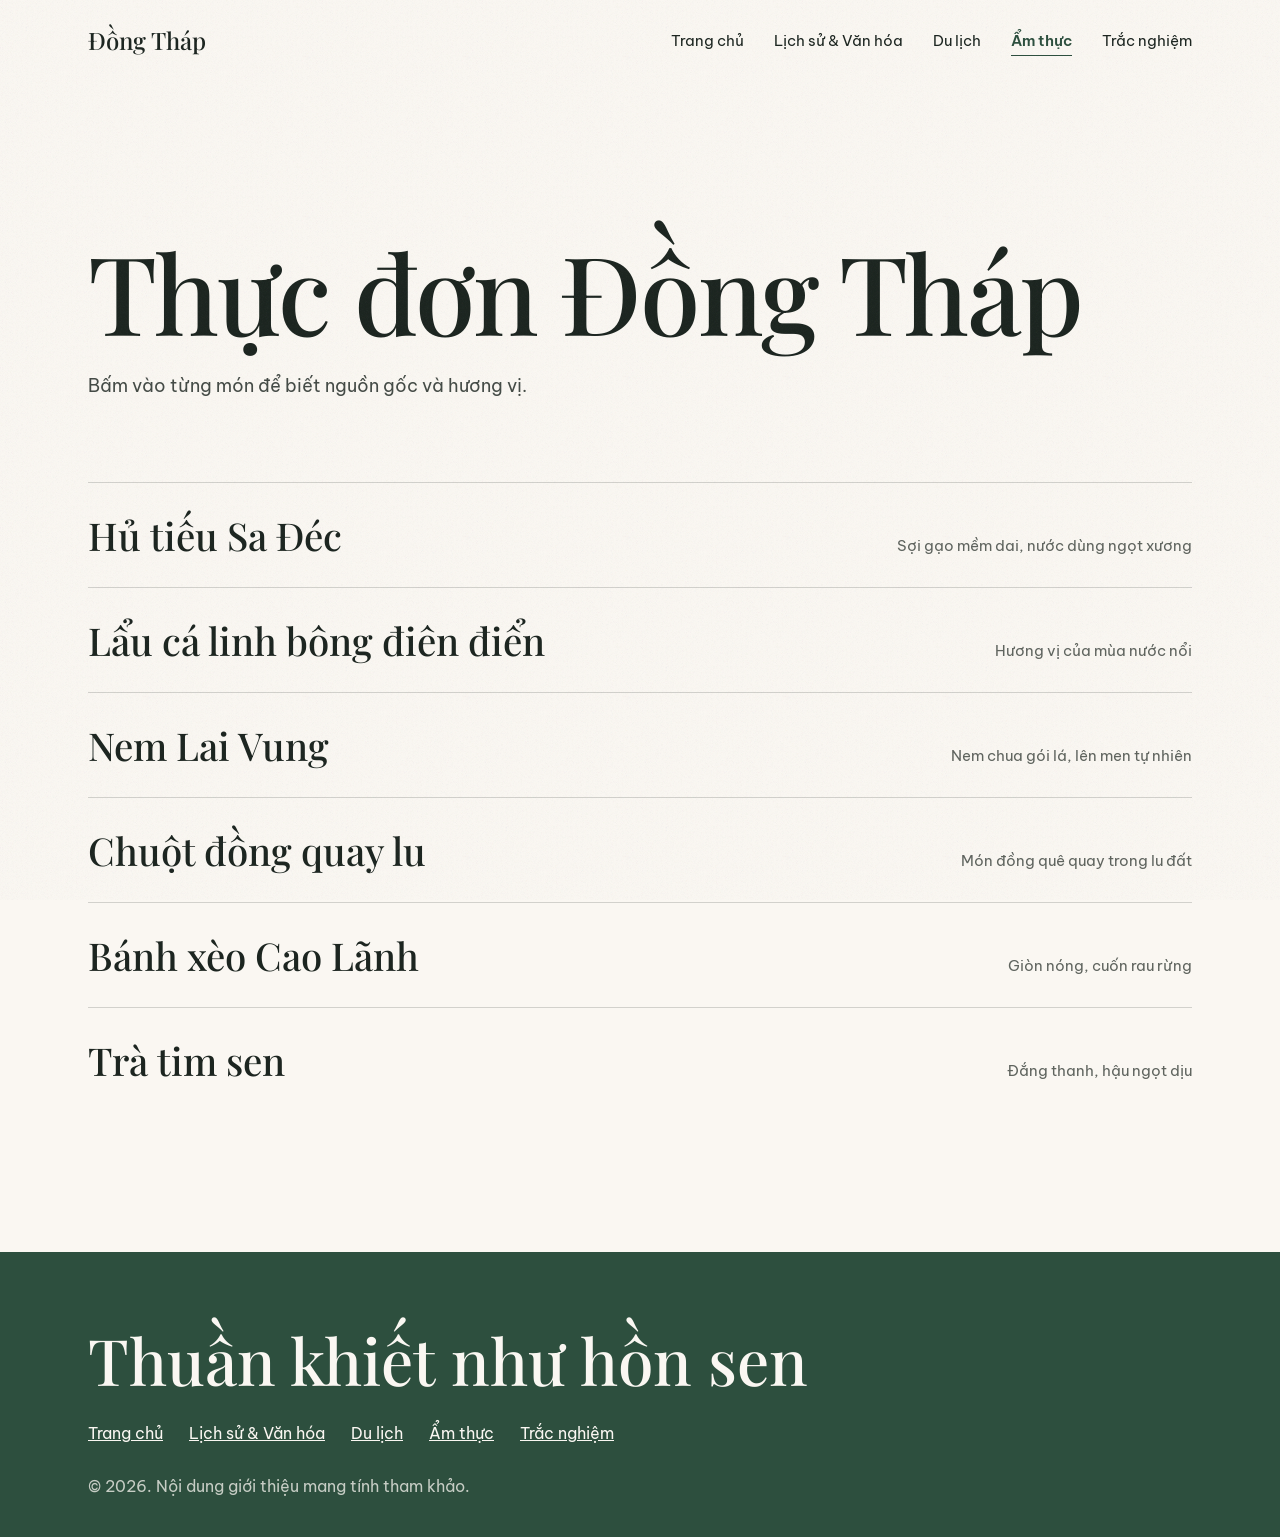
<file: 1/am-thuc.html>
<!DOCTYPE html>
<html lang="vi">
<head>
<meta charset="UTF-8">
<meta name="viewport" content="width=device-width,initial-scale=1">
<title>Ẩm thực đặc sản | Đồng Tháp</title>
<meta name="description" content="Hủ tiếu Sa Đéc, lẩu cá linh bông điên điển, nem Lai Vung, trà tim sen.">
<link rel="preconnect" href="https://fonts.googleapis.com">
<link rel="preconnect" href="https://fonts.gstatic.com" crossorigin>
<link href="https://fonts.googleapis.com/css2?family=Be+Vietnam+Pro:wght@400;500;600&family=Playfair+Display:ital,wght@0,500;0,700;1,500&display=swap" rel="stylesheet">
<link rel="stylesheet" href="style.css">
</head>
<body>
<div id="site-header"></div>
<section class="ph"><div class="w"><h1 class="r">Thực đơn Đồng Tháp</h1><p class="r">Bấm vào từng món để biết nguồn gốc và hương vị.</p></div></section>
<!-- Thêm món: copy một nút .mon rồi sửa data-ten / data-goc / data-vi -->
<section class="sec" style="padding-top:40px"><div class="w">
  <button class="mon r" data-ten="Hủ tiếu Sa Đéc" data-goc="Sa Đéc, bên dòng sông Tiền." data-vi="Sợi gạo mềm dai, nước dùng ngọt thanh từ xương heo; ăn nước hoặc ăn khô với tôm, thịt, rau sống."><b>Hủ tiếu Sa Đéc</b><span>Sợi gạo mềm dai, nước dùng ngọt xương</span></button>
  <button class="mon r" data-ten="Lẩu cá linh bông điên điển" data-goc="Mùa nước nổi khắp vùng Đồng Tháp Mười, khi cá linh theo con nước về." data-vi="Nước lẩu chua dịu, cá linh ngọt thịt, bông điên điển bùi nhẹ; ăn cùng rau đồng và bún."><b>Lẩu cá linh bông điên điển</b><span>Hương vị của mùa nước nổi</span></button>
  <button class="mon r" data-ten="Nem Lai Vung" data-goc="Lai Vung, vùng đất còn nổi tiếng với quýt hồng." data-vi="Chua ngọt, giòn dai, thơm lá chùm ruột, cay nhẹ của tỏi ớt; ăn kèm rau sống."><b>Nem Lai Vung</b><span>Nem chua gói lá, lên men tự nhiên</span></button>
  <button class="mon r" data-ten="Chuột đồng quay lu" data-goc="Cao Lãnh và những vùng đồng ruộng, nhất là quanh mùa gặt." data-vi="Da vàng giòn, thịt thơm ngọt mùi gia vị ướp; quay trong lu đất nung."><b>Chuột đồng quay lu</b><span>Món đồng quê quay trong lu đất</span></button>
  <button class="mon r" data-ten="Bánh xèo Cao Lãnh" data-goc="Cao Lãnh." data-vi="Vỏ giòn vàng, nhân tôm thịt giá; cuốn bánh tráng với rau rừng, chấm nước mắm chua ngọt."><b>Bánh xèo Cao Lãnh</b><span>Giòn nóng, cuốn rau rừng</span></button>
  <button class="mon r" data-ten="Trà tim sen" data-goc="Những đầm sen Đồng Tháp; tim sen là mầm xanh nằm giữa hạt sen." data-vi="Vị đắng thanh, hậu ngọt dịu; theo dân gian giúp thanh nhiệt, dễ ngủ."><b>Trà tim sen</b><span>Đắng thanh, hậu ngọt dịu</span></button>
</div></section>

<div id="site-footer"></div>
<script src="animations.js"></script>
</body>
</html>
</file>
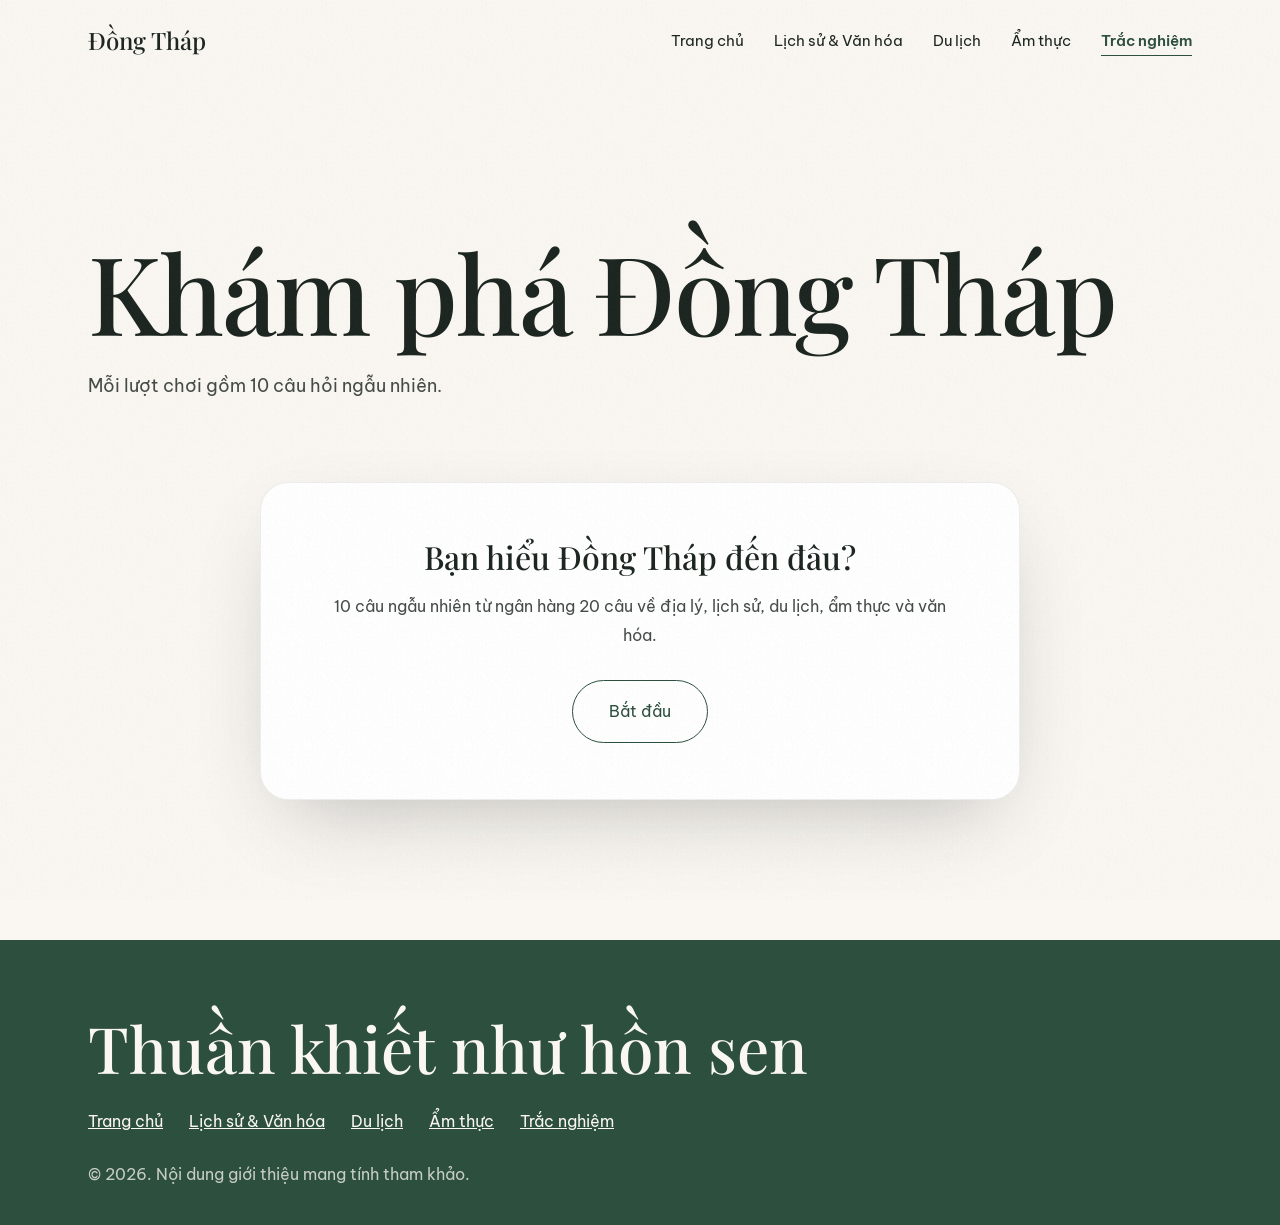
<file: 1/quiz.html>
<!DOCTYPE html>
<html lang="vi">
<head>
<meta charset="UTF-8">
<meta name="viewport" content="width=device-width,initial-scale=1">
<title>Trắc nghiệm khám phá Đồng Tháp</title>
<meta name="description" content="Trắc nghiệm 10 câu ngẫu nhiên về Đồng Tháp.">
<link rel="preconnect" href="https://fonts.googleapis.com">
<link rel="preconnect" href="https://fonts.gstatic.com" crossorigin>
<link href="https://fonts.googleapis.com/css2?family=Be+Vietnam+Pro:wght@400;500;600&family=Playfair+Display:ital,wght@0,500;0,700;1,500&display=swap" rel="stylesheet">
<link rel="stylesheet" href="style.css">
</head>
<body>
<div id="site-header"></div>
<section class="ph"><div class="w"><h1 class="r">Khám phá Đồng Tháp</h1><p class="r">Mỗi lượt chơi gồm 10 câu hỏi ngẫu nhiên.</p></div></section>
<section class="sec" style="padding-top:40px"><div class="w"><div class="the" id="quiz"><noscript>Bạn cần bật JavaScript để chơi.</noscript></div></div></section>

<div id="site-footer"></div>
<script src="animations.js"></script>
<script src="quiz.js"></script>
</body>
</html>
</file>
<file: 1/style.css>
/* ===== style.css: phong cách tạp chí, dùng chung 5 trang ===== */
/* MÀU & CHUYỂN ĐỘNG: đổi tại đây */
:root{--giay:#FAF7F2;--than:#1C2520;--la:#2D4F3E;--sen:#D98A9C;--vang:#C89D54;--e:cubic-bezier(.22,1,.36,1)}
*{box-sizing:border-box;margin:0}
html{scroll-behavior:smooth}
body{font:400 1rem/1.8 "Be Vietnam Pro",sans-serif;background:var(--giay);color:var(--than);overflow-x:hidden;animation:vao .9s var(--e);transition:opacity .35s}
body.roi{opacity:0}
/* Lớp hạt nhiễu như giấy in (chỉnh opacity để đậm/nhạt) */
body::after{content:"";position:fixed;inset:0;pointer-events:none;z-index:50;opacity:.06;background-image:url("data:image/svg+xml,%3Csvg xmlns='http://www.w3.org/2000/svg' width='160' height='160'%3E%3Cfilter id='n'%3E%3CfeTurbulence baseFrequency='.8' numOctaves='2'/%3E%3C/filter%3E%3Crect width='160' height='160' filter='url(%23n)'/%3E%3C/svg%3E")}
a{color:inherit}
:focus-visible{outline:2px solid var(--vang);outline-offset:3px}
h1,h2,h3,.logo{font-family:"Playfair Display",serif;font-weight:500;line-height:1.12}
h1{font-size:clamp(3rem,8.5vw,7rem);letter-spacing:-.02em}
h2{font-size:clamp(2rem,5vw,3.5rem);margin-bottom:18px}
h3{font-size:1.5rem;margin-bottom:8px}
p{max-width:56ch;color:rgba(28,37,32,.82)}
.w{max-width:1200px;margin:0 auto;padding:0 clamp(20px,4vw,48px)}
.sec{padding:clamp(72px,11vw,140px) 0}
[hidden]{display:none!important}

/* NAVBAR: trong suốt → kính mờ khi cuộn (.cuon) → ẩn khi cuộn nhanh (.an) */
.nav{position:fixed;inset:0 0 auto;z-index:20;padding:26px 0;border-bottom:1px solid transparent;transition:transform .6s var(--e),padding .6s var(--e),background .6s,border-color .6s}
.nav.cuon{padding:12px 0;background:rgba(250,247,242,.72);-webkit-backdrop-filter:blur(14px);backdrop-filter:blur(14px);border-color:rgba(28,37,32,.1)}
.nav.an{transform:translateY(-100%)}
.nav .w{display:flex;justify-content:space-between;align-items:center}
.logo{font-size:1.5rem;text-decoration:none}
.menu{display:flex;gap:30px;list-style:none;padding:0}
.menu a{position:relative;text-decoration:none;font-size:.95rem;padding:4px 0}
.menu a::after{content:"";position:absolute;left:0;right:0;bottom:-2px;height:1px;background:currentColor;transform:scaleX(0);transform-origin:left;transition:transform .6s var(--e)}
.menu a:hover::after,.menu a.on::after{transform:scaleX(1)}
.menu a.on{color:var(--la);font-weight:600}
.burger{display:none;background:none;border:0;font-size:1.7rem;cursor:pointer;color:inherit}
@media(max-width:860px){
 .burger{display:block}
 .menu{position:absolute;top:100%;left:0;right:0;flex-direction:column;gap:16px;padding:20px 24px 28px;background:var(--giay);opacity:0;transform:translateY(-12px);pointer-events:none;transition:.5s var(--e)}
 .menu.open{opacity:1;transform:none;pointer-events:auto}
}

/* HIỆU ỨNG TRỒI LÊN KHI CUỘN (JS thêm .hien) */
.js .r{opacity:0;transform:translateY(30px);transition:opacity .9s var(--e),transform .9s var(--e);transition-delay:var(--d,0s)}
.js .r.hien{opacity:1;transform:none}
@keyframes vao{from{opacity:0}}
@keyframes troi{from{transform:translateY(0) rotate(-12deg)}to{transform:translateY(-28px) rotate(8deg)}}
@keyframes chay{to{transform:translateX(-50%)}}
@keyframes len{from{opacity:0;transform:translateY(24px)}}
@keyframes rung{25%{transform:translateX(-8px)}50%{transform:translateX(8px)}75%{transform:translateX(-5px)}}

/* ẢNH: khung vòm, zoom chậm + ánh sáng khi hover. Chưa có ảnh thì hiện nền gradient */
.anh{position:relative;overflow:hidden;aspect-ratio:4/5;border-radius:999px 999px 22px 22px;background:#e8e0d4}
.anh i{position:absolute;inset:0;background:var(--img,none) center/cover,linear-gradient(160deg,var(--sen),var(--la));transition:transform .7s var(--e)}
.anh::after{content:"";position:absolute;inset:0;background:linear-gradient(135deg,rgba(255,255,255,.4),transparent 55%);opacity:0;transition:opacity .7s}
.anh:hover i{transform:scale(1.06)}.anh:hover::after{opacity:1}

/* NÚT: nam châm + fill từ dưới lên */
.nut{position:relative;isolation:isolate;overflow:hidden;display:inline-block;padding:16px 36px;margin-top:12px;border:1px solid var(--la);border-radius:99px;color:var(--la);text-decoration:none;font-weight:500;transition:color .5s var(--e),transform .3s}
.nut::before{content:"";position:absolute;inset:0;z-index:-1;background:var(--la);transform:translateY(101%);transition:transform .6s var(--e)}
.nut:hover{color:var(--giay)}.nut:hover::before{transform:none}

/* TRANG CHỦ */
.hero{position:relative;min-height:100svh;display:flex;align-items:center;padding:120px 0 60px;overflow:hidden}
.hg{position:relative;z-index:1;display:grid;grid-template-columns:1.4fr 1fr;gap:48px;align-items:center}
.hero .anh{max-width:380px;width:100%;justify-self:end}
.hero p{font-size:1.15rem;margin-top:24px}
.song{position:absolute;top:-20%;right:-25%;width:75vmax;height:75vmax;border-radius:50%;background:repeating-radial-gradient(circle,transparent 0 46px,rgba(45,79,62,.1) 47px 48px)}
.canh{position:absolute;width:80px;height:130px;background:linear-gradient(var(--sen),#f0c9d2);border-radius:50% 50% 50% 50%/70% 70% 30% 30%;opacity:.55;animation:troi 9s ease-in-out infinite alternate}
.c1{left:5%;top:20%}.c2{right:42%;bottom:12%;width:56px;height:90px;background:linear-gradient(var(--vang),#e6cf9f);animation-duration:12s}
@media(max-width:860px){.hg{grid-template-columns:1fr}.hero .anh{justify-self:start;max-width:260px}}
.chay{overflow:hidden;white-space:nowrap;padding:22px 0;border-block:1px solid rgba(28,37,32,.15);font:italic 500 clamp(1.6rem,4vw,2.8rem) "Playfair Display",serif;color:var(--la)}
.chay div{display:inline-block;animation:chay 38s linear infinite}
.chay span{padding-right:2.2rem}
.gt{position:relative;isolation:isolate;display:grid;grid-template-columns:4fr 6fr;gap:clamp(32px,7vw,100px);align-items:center}
.so{position:absolute;z-index:-1;top:-6%;right:0;font:500 clamp(8rem,22vw,18rem)/1 "Playfair Display",serif;color:rgba(217,138,156,.2);pointer-events:none}
.gt p+p{margin-top:16px}
@media(max-width:860px){.gt{grid-template-columns:1fr}}
.di a{display:block;padding:20px 0;border-top:1px solid rgba(28,37,32,.15);font:500 clamp(1.6rem,4vw,2.6rem) "Playfair Display",serif;text-decoration:none;transition:padding .6s var(--e),color .4s}
.di a:hover{padding-left:24px;color:var(--sen)}

/* TIÊU ĐỀ TRANG PHỤ */
.ph{padding:clamp(150px,22vw,230px) 0 40px}.ph p{margin-top:18px;font-size:1.1rem}

/* LỊCH SỬ: dòng thời gian (JS cập nhật --p theo mức cuộn) */
.tl{position:relative;padding-left:44px}
.tl::before,.dong{content:"";position:absolute;left:8px;top:0;width:1px;background:rgba(28,37,32,.2);bottom:0}
.dong{background:var(--sen);bottom:auto;height:calc(var(--p,0)*100%)}
.moc{position:relative;display:grid;grid-template-columns:minmax(120px,1fr) 3fr;gap:28px;padding-bottom:64px}
.moc::before{content:"";position:absolute;left:-42px;top:12px;width:11px;height:11px;border-radius:50%;background:var(--giay);border:1px solid var(--la);transition:.6s var(--e)}
.moc.hien::before{background:var(--vang);border-color:var(--vang);transform:scale(1.4)}
.moc h3{font-size:clamp(1.4rem,3vw,2.2rem);color:var(--la)}
@media(max-width:700px){.moc{grid-template-columns:1fr;gap:6px}}
.ba{display:grid;grid-template-columns:repeat(3,1fr);gap:28px;margin-top:48px}
.ba>:nth-child(2){margin-top:64px}.ba>:nth-child(3){margin-top:128px}
.ba .anh{margin-bottom:20px}
@media(max-width:860px){.ba{grid-template-columns:1fr}.ba>*{margin-top:0!important}}

/* DU LỊCH: lọc + bố cục so le */
.loc{display:flex;flex-wrap:wrap;gap:10px;margin-bottom:64px}
.loc button{font:inherit;padding:8px 22px;border:1px solid rgba(28,37,32,.25);border-radius:99px;background:none;color:inherit;cursor:pointer;transition:.4s var(--e)}
.loc button:hover,.loc button.on{background:var(--la);color:var(--giay);border-color:var(--la)}
.diem{position:relative;isolation:isolate;display:grid;grid-template-columns:5fr 7fr;gap:clamp(24px,5vw,72px);align-items:center;margin-bottom:clamp(64px,10vw,130px)}
.diem.dao{grid-template-columns:7fr 5fr}.diem.dao .anh{order:2}.diem.dao .so{right:auto;left:0}
.diem.lai{animation:len .7s var(--e)}
@media(max-width:860px){.diem,.diem.dao{grid-template-columns:1fr}.diem.dao .anh{order:0}}

/* ẨM THỰC: thực đơn + modal */
.mon{display:flex;justify-content:space-between;align-items:baseline;gap:24px;width:100%;padding:26px 0;border:0;border-top:1px solid rgba(28,37,32,.18);background:none;color:inherit;font:inherit;text-align:left;cursor:pointer;transition:padding .6s var(--e),color .4s}
.mon:hover{padding-left:20px;color:var(--la)}
.mon b{font:500 clamp(1.5rem,3.6vw,2.4rem) "Playfair Display",serif}
.mon span{max-width:30ch;font-size:.95rem;text-align:right;color:rgba(28,37,32,.7)}
@media(max-width:700px){.mon{flex-direction:column;gap:4px}.mon span{text-align:left}}
.md{border:0;border-radius:26px;width:min(520px,calc(100% - 32px));padding:44px 36px;background:var(--giay);color:var(--than)}
.md[open]{animation:len .6s var(--e)}
.md::backdrop{background:rgba(28,37,32,.55);backdrop-filter:blur(4px)}
.md h2{font-size:2.2rem}.md p{margin-top:12px}.md b{color:var(--vang)}
.md .x{position:absolute;top:14px;right:20px;border:0;background:none;font-size:2rem;cursor:pointer;color:inherit}

/* TRẮC NGHIỆM: thẻ bài */
.the{max-width:760px;margin:0 auto;padding:clamp(24px,5vw,56px);background:#fff;border:1px solid rgba(28,37,32,.08);border-radius:28px;box-shadow:0 30px 80px -30px rgba(28,37,32,.3)}
.the.vao{animation:len .5s var(--e)}
.the.ra{opacity:0;transform:translateX(-40px);transition:.3s var(--e)}
.tt{display:flex;justify-content:space-between}
.bar{height:6px;margin:10px 0 28px;background:#eee7dc;border-radius:9px;overflow:hidden}
.bar i{display:block;height:100%;background:var(--vang);transition:width .8s var(--e)}
.the h2{font-size:clamp(1.4rem,3vw,2rem)}
.opt{display:flex;gap:14px;width:100%;margin-top:10px;padding:14px 18px;border:1px solid rgba(28,37,32,.2);border-radius:16px;background:none;color:inherit;font:inherit;text-align:left;cursor:pointer;transition:.4s var(--e)}
.opt b{color:var(--vang)}
.opt:hover:not(:disabled){border-color:var(--la);transform:translateX(6px)}
.opt.dung{background:#e6efe9;border-color:var(--la)}
.opt.sai{background:#f7e4e8;border-color:var(--sen);animation:rung .45s}
.fb{margin-top:18px;padding:14px 18px;border-radius:14px;background:#f6efe2}
.the .nut{margin-top:20px;background:none;font:inherit}
.ct{text-align:center}.ct p{margin:10px auto}
.diem-so{font:500 5rem/1.1 "Playfair Display",serif;color:var(--sen)}
.pao{position:fixed;inset:0;z-index:60;pointer-events:none}

/* CHÂN TRANG */
.foot{background:var(--la);color:var(--giay);padding:72px 0 36px}
.foot p{color:rgba(250,247,242,.75)}
.foot nav{display:flex;flex-wrap:wrap;gap:8px 26px;margin:24px 0}
.foot .logo{font-size:clamp(2.2rem,6vw,4rem)}
@media(prefers-reduced-motion:reduce){*{animation:none!important;transition:none!important}.js .r{opacity:1;transform:none}}
</file>
